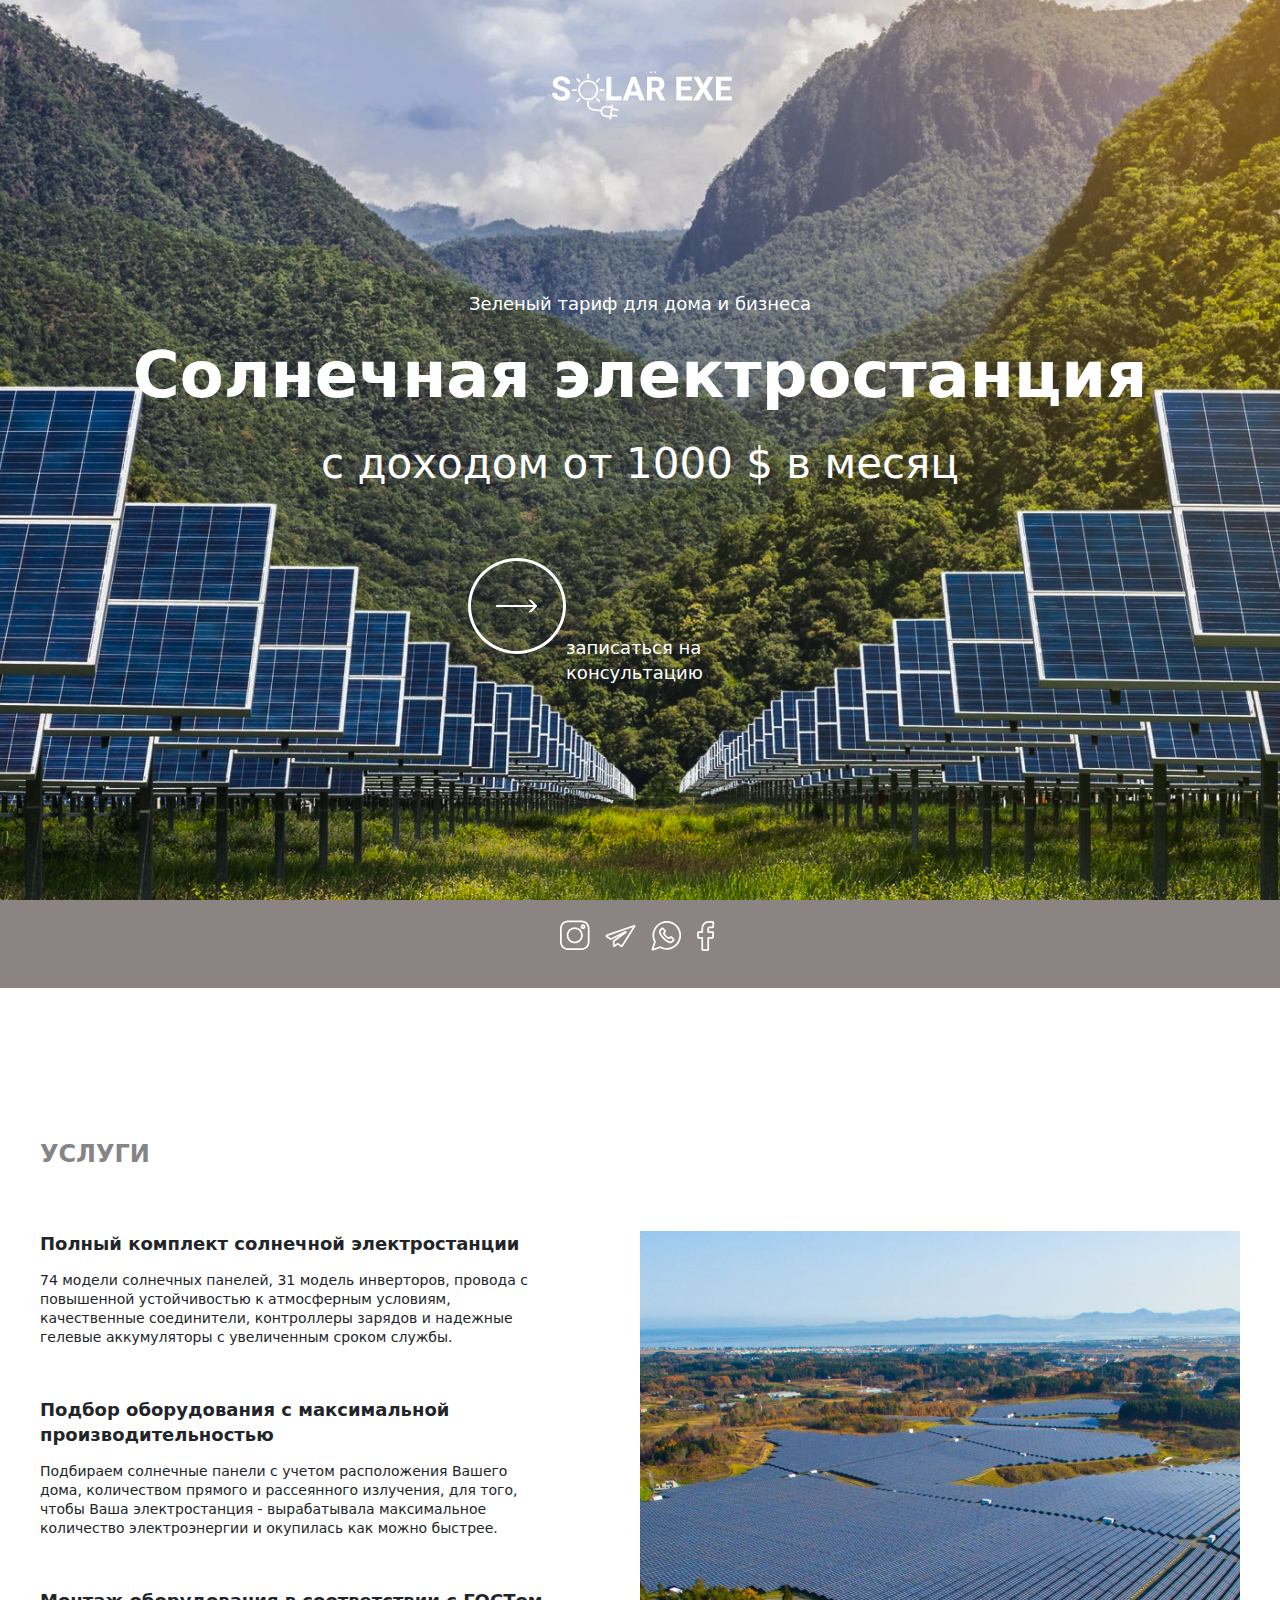
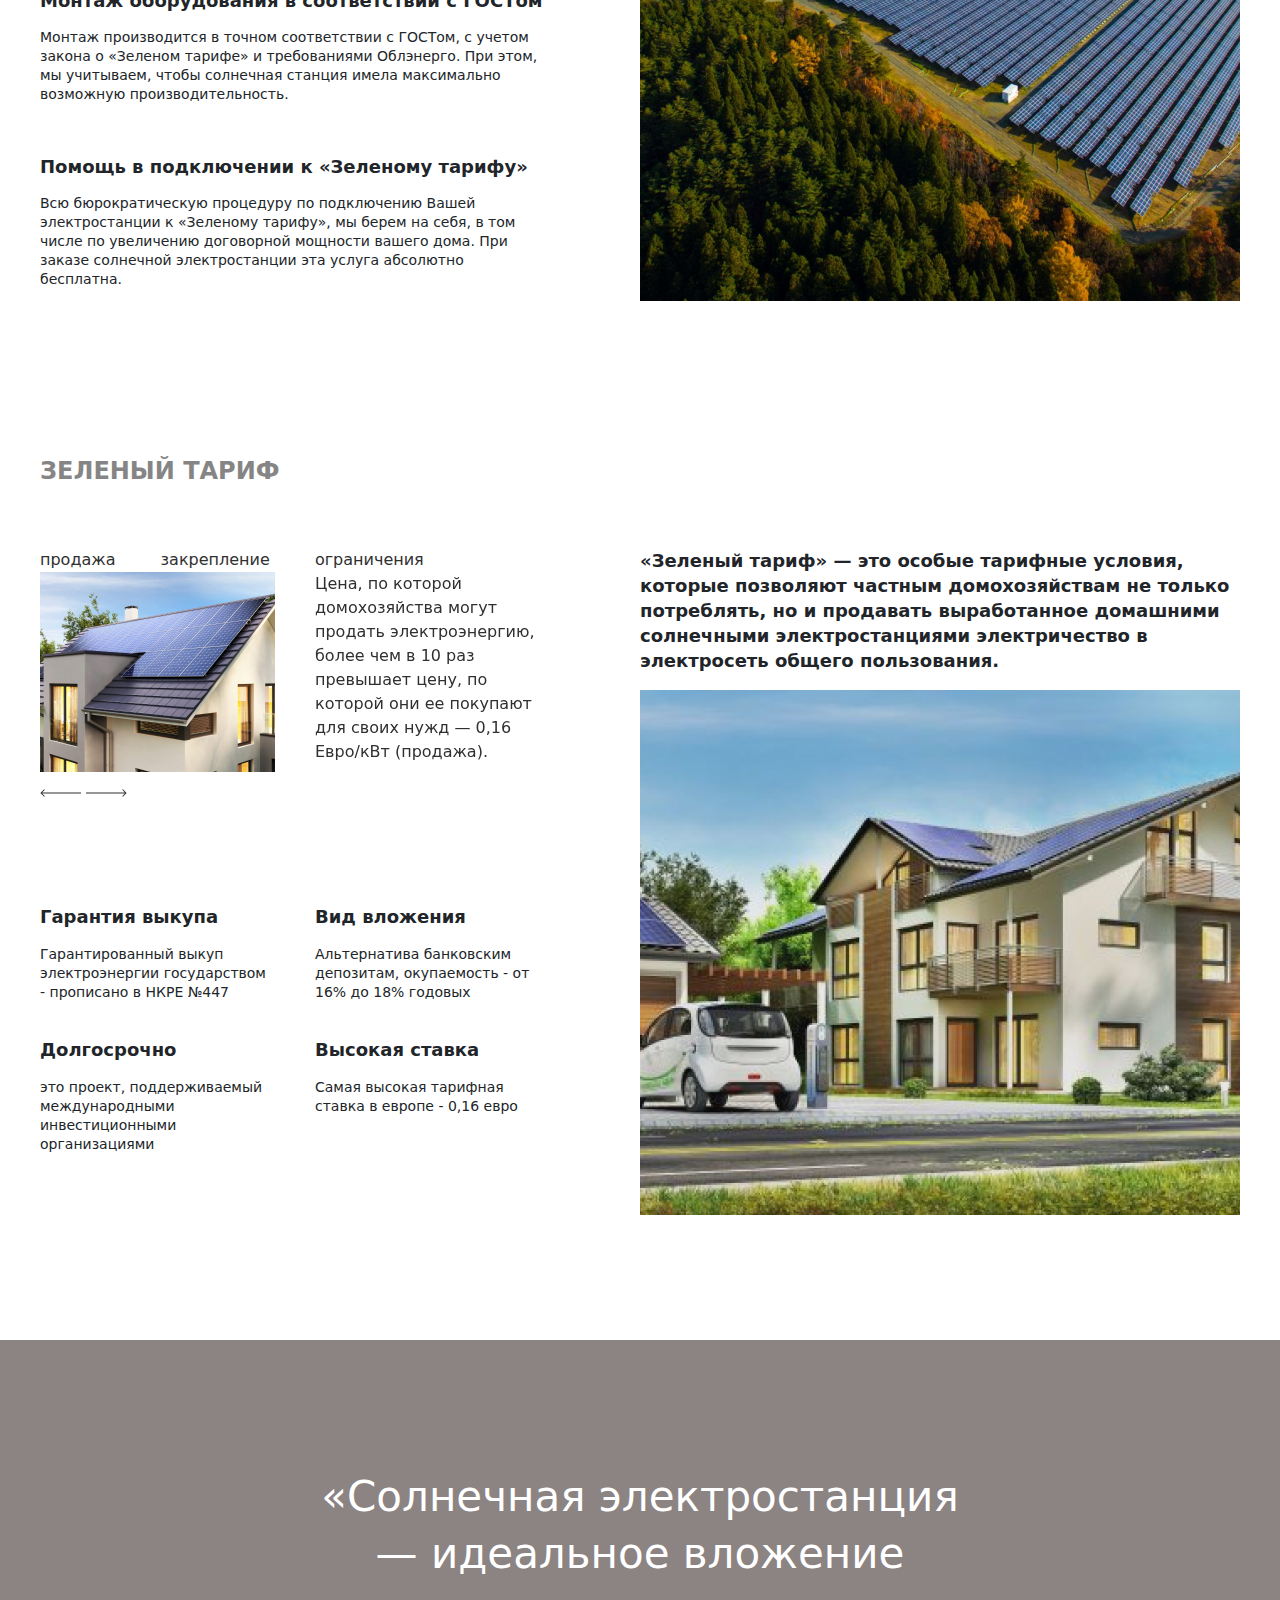
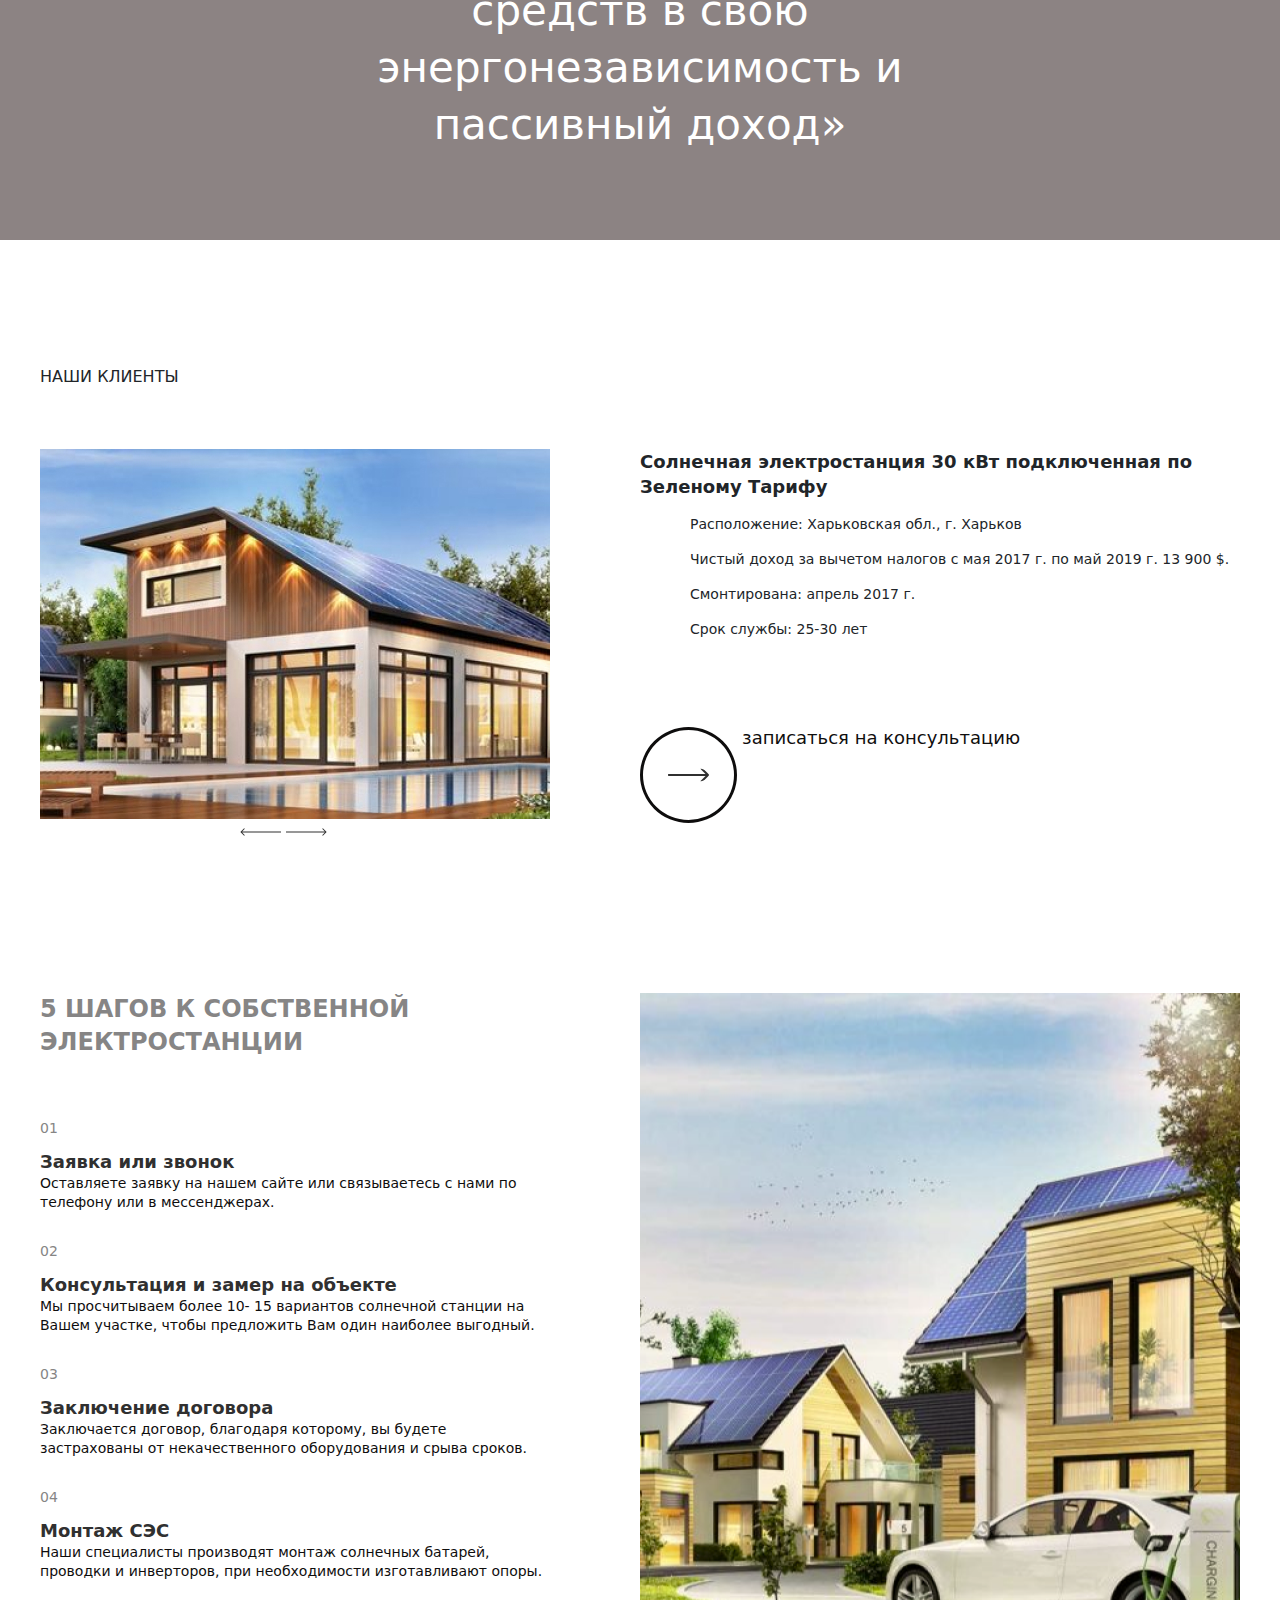
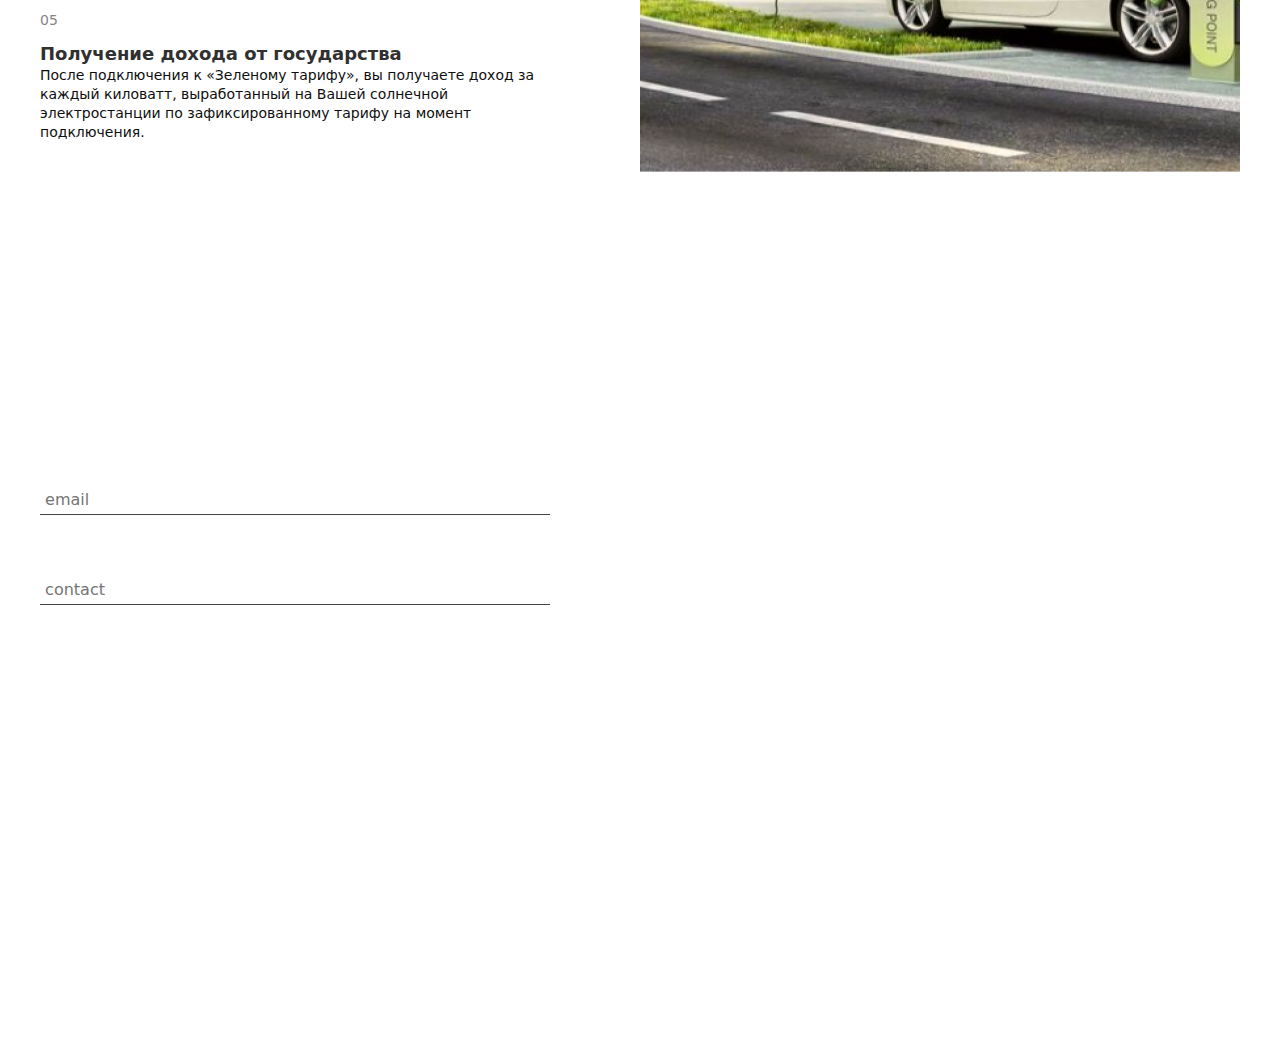
<file: index.html>
<!DOCTYPE html>
<html lang="en">

<head>
    <meta charset="UTF-8">
    <meta name="viewport" content="width=device-width, initial-scale=1.0">
    <link rel="stylesheet" href="css/styles.css">
    <link rel="preconnect" href="https://fonts.googleapis.com">
    <link rel="preconnect" href="https://fonts.gstatic.com" crossorigin>
    <iink href="https://fonts.googleapis.com/css2?family=Noto+Sans:wght@400;700&display=swap" rel="stylesheet">
        <link rel="stylesheet" href="https://cdn.jsdelivr.net/npm/bootstrap@5.3.1/dist/css/bootstrap.min.css">
        <title>Document</title>
</head>

<body>
    <header>

    </header>
    <div class="sectione_one">
        <div class="one_container _container">
            <div class="container_img"><img src="images/лого (1) 1.png" alt="logo"></div>
            <p class="one_title">
                Зеленый тариф для дома и бизнеса
            </p>
            <p class="one_text">Солнечная электростанция</p>
            <p class="one_text2">с доходом от 1000 $ в месяц</p>
            <div class="link">
                <a href="#form"><img class="img_link" src="images/arroww.png" alt=""></a>
                <a class="text_link">записаться на консультацию</a>
            </div>
            <div class="one_social">
                <a target="_blank" href="#" class="social_link"> <img src="images/instagram.svg" alt=""
                        class="social_img"></a>
                <a target="_blank" href="#" class="social_link"> <img src="images/telegram.svg" alt=""
                        class="social_img"></a>
                <a target="_blank" href="#" class="social_link"><img src="images/whatsapp.svg" alt=""
                        class="social_img"></a>
                <a target="_blank" href="#" class="social_link"><img src="images/facebook.svg" alt=""
                        class="social_img"></a>
            </div>
        </div>
    </div>
    <div class="sectione_two">
        <div class="two_container _container">
            <h2 class="two_title">УСЛУГИ</h2>
            <div class="mini_container">
                <div class="container_info">
                    <div class="mini_info1">
                        <p class="mini_info_title">Полный комплект солнечной электростанции
                        </p>
                        <p class="mini_info_text">
                            74 модели солнечных панелей, 31 модель инверторов, провода с повышенной устойчивостью к
                            атмосферным условиям, качественные соединители, контроллеры зарядов и надежные гелевые
                            аккумуляторы с увеличенным сроком службы.
                        </p>
                    </div>
                    <div class="mini_info">
                        <p class="mini_info_title">Подбор оборудования
                            с максимальной производительностью
                        </p>
                        <p class="mini_info_text">Подбираем солнечные панели с учетом расположения Вашего дома,
                            количеством прямого и рассеянного излучения, для того, чтобы Ваша электростанция -
                            вырабатывала максимальное количество электроэнергии и окупилась как можно быстрее.</p>
                    </div>
                    <div class="mini_info">
                        <p class="mini_info_title">Монтаж оборудования в соответствии с ГОСТом
                        </p>
                        <p class="mini_info_text">Монтаж производится в точном соответствии с ГОСТом, с учетом закона о
                            «Зеленом тарифе» и требованиями Облэнерго. При этом, мы учитываем, чтобы солнечная станция
                            имела максимально возможную производительность.</p>
                    </div>
                    <div class="mini_info3">
                        <p class="mini_info_title">Помощь в подключении к «Зеленому тарифу»
                        </p>
                        <p class="mini_info_text">Всю бюрократическую процедуру по подключению Вашей электростанции к
                            «Зеленому тарифу», мы берем на себя, в том числе по увеличению договорной мощности вашего
                            дома. При заказе солнечной электростанции эта услуга абсолютно бесплатна.</p>
                    </div>
                </div>
                <div class="two_img"><img class="img7" src="images/Rectangle 7.jpg" alt="7"></div>
            </div>
        </div>
    </div>
    <div class="sectione_three">
        <div class="three_container _container">
            <p class="three_title">ЗЕЛЕНЫЙ ТАРИФ</p>
            <div class="three_mini_container">
                <div class="mini_container_slaid">
                    <div id="carouselExampleIndicators" class="carousel slide">
                        <a href="#carouselExampleIndicators" data-bs-slide-to="0" class="active" aria-current="true"
                            aria-label="Slide 1">продажа</a>
                        <a class="slide_text1" href="#carouselExampleIndicators" data-bs-slide-to="1"
                            aria-label="Slide 2">закрепление</a>
                        <a class="slide_text2" href="#carouselExampleIndicators" data-bs-slide-to="2"
                            aria-label="Slide 3">ограничения</a>
                        <div class="carousel-inner">
                            <div class="carousel-item active">
                                <div class="item_container">
                                    <img src="images/Rectangle 9.jpg" class="d-block " alt="...">
                                    <p class="d-block2">Цена, по которой домохозяйства могут продать электроэнергию,
                                        более
                                        чем в 10 раз превышает цену, по которой они ее покупают для своих нужд — 0,16
                                        Евро/кВт (продажа).</p>
                                </div>
                            </div>
                            <div class="carousel-item ">
                                <div class="item_container">
                                    <img src="images/Rectangle 11.jpg" class="d-block " alt="...">
                                    <p class="d-block2">Цена, по которой домохозяйства могут продать электроэнергию,
                                        более
                                        чем в 10 раз превышает цену, по которой они ее покупают для своих нужд — 0,16
                                        Евро/кВт (продажа).</p>
                                </div>
                            </div>
                            <div class="carousel-item ">
                                <div class="item_container">
                                    <img src="images/Rectangle 8.jpg" class="d-block " alt="...">
                                    <p class="d-block2">Цена, по которой домохозяйства могут продать электроэнергию,
                                        более
                                        чем в 10 раз превышает цену, по которой они ее покупают для своих нужд — 0,16
                                        Евро/кВт (продажа).</p>
                                </div>
                            </div>
                        </div>
                        <a class="slide_link" href="#carouselExampleIndicators" data-bs-slide="prev"><img
                                src="images/Arrow 4.png" alt=""></a>
                        <a class="slide_link2" href="#carouselExampleIndicators" data-bs-slide="next"><img
                                src="images/Arrow 3 (1).png" alt=""></a>
                    </div>
                    <div class="container_slide2">
                        <div class="slide2_mini1">
                            <p class="mini_slide_title">Гарантия выкупа
                            </p>
                            <p class="mini_slide_text">Гарантированный выкуп электроэнергии государством - прописано в
                                НКРЕ №447 </p>
                        </div>
                        <div class="slide2_mini2">
                            <p class="mini_slide_title">Вид вложения
                            </p>
                            <p class="mini_slide_text">Альтернатива банковским депозитам, окупаемость - от 16% до 18%
                                годовых</p>
                        </div>
                        <div class="slide2_mini3">
                            <p class="mini_slide_title">Долгосрочно
                            </p>
                            <p class="mini_slide_text">это проект, поддерживаемый международными инвестиционными
                                организациями</p>
                        </div>
                        <div class="slide2_mini4">
                            <p class="mini_slide_title">Высокая ставка</p>
                            <p class="mini_slide_text">Самая высокая тарифная ставка в европе - 0,16 евро</p>
                        </div>
                    </div>
                </div>
                <div class="the_mini_container2">
                    <p class="mini_container2_text">«Зеленый тариф» — это особые тарифные условия, которые позволяют
                        частным домохозяйствам не только потреблять, но и продавать выработанное домашними солнечными
                        электростанциями электричество в электросеть общего пользования. </p>
                    <img class="mini_container2_img" src="images/Rectangle 8.jpg" alt="">
                </div>
            </div>
        </div>
    </div>
    <div class="sectione_four">
        <p class="four_text">
            «Солнечная электростанция
            — идеальное вложение средств
            в свою энергонезависимость и
            пассивный доход»
        </p>
    </div>
    <div class="section_five">
        <div class="five_container _container">
            <div class="five_title"> НАШИ КЛИЕНТЫ</div>
            <div class="mini_five_container">
                <div id="carouselExample" class="carousel slide">
                    <div class="carousel-inner">
                        <div class="carousel-item active">
                            <img src="images/Rectangle 11.jpg" class="d-block3 " alt="...">
                        </div>
                        <div class="carousel-item">
                            <img src="images/Rectangle 11.jpg" class="d-block3 " alt="...">
                        </div>
                        <div class="carousel-item">
                            <img src="images/Rectangle 11.jpg
                                " class="d-block3" alt="...">
                        </div>
                    </div>
                    <a class="slide_link3" href="#carouselExample" data-bs-slide="prev"><img src="images/Arrow 4.png"
                            alt=""></a>
                    <a class="slide_link4" href="#carouselExample" data-bs-slide="next"><img
                            src="images/Arrow 3 (1).png" alt=""></a>
                </div>
                <div class="mini_five_info">
                    <p class="five_info_title">
                        Солнечная электростанция 30 кВт подключенная по Зеленому Тарифу
                    </p>
                    <p class="five_info_text">Расположение: Харьковская обл., г. Харьков
                    </p>
                    <p class="five_info_text">Чистый доход за вычетом налогов с мая 2017 г. по май 2019 г. 13 900 $.
                    </p>
                    <p class="five_info_text">Смонтирована: апрель 2017 г.
                    </p>
                    <p class="five_info_text">Срок службы: 25-30 лет
                    </p>
                    <a href="#form"><img class="img_link2" src="images/Arrow 11 (2).png" alt=""></a>
                    <a class="text_link2">записаться на консультацию</a>
                </div>
            </div>

            <script src="https://cdn.jsdelivr.net/npm/bootstrap@5.3.1/dist/js/bootstrap.min.js"
                integrity="sha384-Rx+T1VzGupg4BHQYs2gCW9It+akI2MM/mndMCy36UVfodzcJcF0GGLxZIzObiEfa"
                crossorigin="anonymous"></script>
        </div>
    </div>
    <div class="section_six">
        <div class="six_container _container">
            <div class="six_container_text">
                <div class="title_six">5 ШАГОВ К СОБСТВЕННОЙ ЭЛЕКТРОСТАНЦИИ</div>
                <div class="mini_six_namber">01</div>
                <div class="mini_six_title">Заявка или звонок</div>
                <div class="mini_six_text">Оставляете заявку на нашем сайте или связываетесь с нами по телефону или в
                    мессенджерах.</div>
                <div class="mini_six_namber">02</div>
                <div class="mini_six_title">Консультация и замер на объекте</div>
                <div class="mini_six_text">Мы просчитываем более 10- 15 вариантов солнечной станции на Вашем участке,
                    чтобы предложить Вам один наиболее выгодный.</div>
                <div class="mini_six_namber">03</div>
                <div class="mini_six_title">Заключение договора </div>
                <div class="mini_six_text">Заключается договор, благодаря которому, вы будете застрахованы от
                    некачественного оборудования и срыва сроков.</div>
                <div class="mini_six_namber">04</div>
                <div class="mini_six_title">Монтаж СЭС
                </div>
                <div class="mini_six_text">Наши специалисты производят монтаж солнечных батарей, проводки и инверторов,
                    при необходимости изготавливают опоры.</div>
                <div class="mini_six_namber">05</div>
                <div class="mini_six_title">Получение дохода от государства
                </div>
                <div class="mini_six_text">После подключения к «Зеленому тарифу», вы получаете доход за каждый киловатт,
                    выработанный на Вашей солнечной электростанции по зафиксированному тарифу на момент подключения.
                </div>
            </div>
            <img src="images/Rectangle 12.png" alt="" class="imeges_six">
        </div>
    </div>
    <div class="section_seven">
        <div class="seven_container _container">
            <div class="seven_mini_form">
                <p class="form_title">ОСТАВИТЬ ЗАЯВКУ</p>
                <form id="form" action="#" class="form1">
                    <input class=input type="text" name="username" placeholder=" email">
                    <input class=input type="number" name="username" placeholder=" contact">
                    <button class='button_eleven' type="submit "><img src="images/arroww.png" alt=""></button>
                    <p class="form_text">оставить заявку</p>
                </form>
            </div>
            <div class="seven_mini_contact">
                <p class="contact_titile">КОНТАКТЫ</p>
                <p class="contact_text">Центральный офис: <br>
                    г. Москва, ул,Гоголя 13, 1й этаж
                </p>
                <p class="contact_text">Представительство в Киеве: <br>
                    г. Киев, ул. Є. Коновальця, 103 оф. 410
                </p>
                <p class="contact_text">Представительства в Харькове, Одессе, Ростове, Сочи, Белгороде</p>
                <p class="contact_text">+7 987 654-54-56 <br>
                    +38 067 504-32-57
                </p>
                <p class="contact_text">Ежедневно 08:00 - 20:00</p>
            </div>

        </div>
        <div class="footer2 _container">
            <a target="_blank"
                href="https://www.google.com/search?q=%D0%BF%D0%BE%D0%BB%D0%B8%D1%82%D0%B8%D0%BA%D0%B0+%D0%BA%D0%BE%D0%BD%D1%84%D0%B8%D0%B4%D0%B5%D0%BD%D1%86%D0%B8%D0%B0%D0%BB%D1%8C%D0%BD%D0%BE%D1%81%D1%82%D0%B8&oq=%D0%BF%D0%BE%D0%BB%D0%B8%D0%B8%D0%BA%D0%B0+%D0%BA%D0%BE%D0%BD%D1%84%D0%BA&aqs=chrome.1.69i57j0i13i512l9.9808j1j15&sourceid=chrome&ie=UTF-8"
                class="footer_text">Политика конфиденциальности</a>
            <img src="images/лого (1) 1.png" alt="logo">
            <div class="one_sociali">
                <a target="_blank" href="#" class="social_link1"> <img src="images/instagram.svg" alt=""
                        class="social_img"></a>
                <a target="_blank" href="#" class="social_link1"> <img src="images/telegram.svg" alt=""
                        class="social_img"></a>
                <a target="_blank" href="#" class="social_link1"><img src="images/whatsapp.svg" alt=""
                        class="social_img"></a>
                <a target="_blank" href="#" class="social_link1"><img src="images/facebook.svg" alt=""
                        class="social_img"></a>
            </div>
        </div>
</body>
</d iv>

</html>
</file>
<file: css/styles.css>
*,
*::before,
*::after {
    padding: 0;
    margin: 0;
    border: 0;
    box-sizing: border-box;
}

a {
    text-decoration: none;
}

ul,
ol,
li {
    list-style: none;
}

img {
    vertical-align: top;
}

h1,
h2,
h3,
h4,
h5,
h6 {
    font-weight: inherit;
    font-size: inherit;
}

body {
    font-family: 'Noto Sans', sans-serif;

}

._container {
    max-width: 1230px;
    margin: 0 auto;
    padding: 0px 15px;
}



/* sectione one-------------------------------------------------------------------*/

.sectione_one {
    background-image: url(../images/фон.jpg);
    background-position: center center;
    background-repeat: no-repeat;
    background-attachment: fixed;
    background-size: cover;
    background-color: #8c8383;
}

.container_img {
    padding: 70px 0px 0px 0px;
    width: 179px;
    margin: 0 auto;
}

.one_title {
    font-size: 18px;
    font-weight: 400;
    line-height: 25px;
    letter-spacing: 0em;
    text-align: center;
    color: white;
    margin-top: 170px;
}

.one_text {
    color: white;
    font-size: 64px;
    font-weight: 700;
    line-height: 87px;
    letter-spacing: 0em;
    text-align: center;

}

.one_text2 {
    color: white;
    font-size: 42px;
    font-weight: 400;
    line-height: 57px;
    letter-spacing: 0em;
    text-align: center;
}

.text_link {
    color: white;
    text-align: center;
    padding-top: 20px;
    position: absolute;
    top: 107px;
    text-decoration: none;
    font-size: 18px;
    font-weight: 400;
    line-height: 25px;
    letter-spacing: 0em;
    text-align: left;

}

.link {
    padding-top: 50px;
    width: 344px;
    margin: 0 auto;
    position: relative;
    margin-bottom: 266px;

}



.one_social {
    width: 166px;
    margin: 0 auto;
    padding-bottom: 37px;

}

.social_img {
    margin: 0px 7px 0px 3px;
}

.img_link {
    padding: 37px 25px 37px 25px;
    border: solid 3px white;
    border-radius: 50%;
}

.img_link:hover {
    background-color: rgba(169, 163, 42, 0.5);
    transition: 1s;

}

@media (max-width:590px) {
    .one_text {
        font-size: 45px;
        line-height: 50px;
        margin: 10px 0px;
    }

    .container_img {
        padding: 30px 0px;
    }

    .one_title {
        margin-top: 100px;
    }

    .link {
        margin-bottom: 200px;
    }
}

/* sectione two-------------------------------------------------------------------*/
.sectione_two {
    margin-top: 150px;
}



.two_title {
    font-size: 24px;
    font-weight: 700;
    line-height: 33px;
    letter-spacing: 0em;
    text-align: left;
    color: rgba(134, 133, 133, 1);
}

.mini_container {
    display: flex;
    margin-top: 60px;
    justify-content: space-between;
}

.container_info {
    flex-direction: column;
    max-width: 510px;
}

.mini_info1 {
    margin-bottom: 50px;
}

.mini_info {
    margin: 50px 0px 50px 0px;
}

.mini_info3 {
    margin-top: 50px;
}

.mini_info_title {
    margin-bottom: 15px;
    font-size: 18px;
    font-weight: 700;
    line-height: 25px;
    letter-spacing: 0em;
    text-align: left;
}

.mini_info_text {
    font-size: 14px;
    font-weight: 400;
    line-height: 19px;
    letter-spacing: 0em;
    text-align: left;
}

.img7 {
    width: 100%;
    height: auto;
}


@media(max-width:1055px) {
    .mini_container {
        flex-direction: column;
    }

    .two_img {
        margin: 0 auto;
        margin-top: 20px;
    }

    .container_info {
        margin: 0 auto;
    }
}

@media(max-width:630px) {
    .img7 {
        width: 100%;
        height: auto;
    }

    .sectione_two {
        margin-top: 100px;
    }
}

/* sectione three-------------------------------------------------------------------*/
.sectione_three {
    margin-top: 150px;
}

.d-block {
    width: 235px;
    height: 200px;
}

.three_title {
    font-size: 24px;
    font-weight: 700;
    line-height: 33px;
    letter-spacing: 0em;
    text-align: left;
    color: rgba(134, 133, 133, 1);
    margin-bottom: 60px;
}

.three_mini_container {
    display: flex;

}

.the_mini_container2 {
    max-width: 600px;
    margin-left: 90px;
}

.mini_container2_text {
    font-size: 18px;
    font-weight: 700;
    line-height: 25px;
    letter-spacing: 0em;
    text-align: left;
    margin-bottom: 17px;
}

.mini_container2_img {
    width: 100%;
    height: auto;
}

.container_slide2 {
    flex-wrap: wrap;
    display: flex;
    margin-top: 100px;
}

.slide2_mini1 {
    max-width: 235px;
    margin-right: 40px;
    margin-bottom: 19px;
}

.slide2_mini2 {
    max-width: 235px;
    margin-bottom: 19px;
}

.slide2_mini3 {
    max-width: 235px;
    margin-right: 40px;
}

.slide2_mini4 {
    max-width: 235px;
}


.mini_slide_title {

    font-size: 18px;
    font-weight: 700;
    line-height: 25px;
    letter-spacing: 0em;
    text-align: left;

}

.mini_slide_text {
    font-size: 14px;
    font-weight: 400;
    line-height: 19px;
    letter-spacing: 0em;
    text-align: left;

}



.d-block2 {
    max-width: 235px;
}

.item_container {
    display: flex;
    justify-content: space-between;
}

.slide_text1 {
    margin-bottom: 125px;
}

.active {
    color: rgba(48, 48, 48, 1);
    margin-right: 40px;
    text-decoration: none;
    transition: color .3s ease-in-out, box-shadow .3s ease-in-out;
}

.active:hover {
    color: #0f0e0e;
    box-shadow: inset 200px 0 0 0 #54b3d6;
    ;
}

.slide_text1 {
    color: rgba(48, 48, 48, 1);
    margin-right: 40px;
    text-decoration: none;
    transition: color .4s ease-in-out, box-shadow .3s ease-in-out;
}

.slide_text1:hover {
    color: #fff;
    box-shadow: inset 200px 0 0 0 #54b3d6;
    ;
}


.slide_text2 {
    color: rgba(48, 48, 48, 1);
    text-decoration: none;
    transition: color .3s ease-in-out, box-shadow .3s ease-in-out;
}

.slide_text2:hover {
    color: #fff;
    box-shadow: inset 200px 0 0 0 #54b3d6;
    ;
}



.slide_text3:hover {
    color: #fff;
    box-shadow: inset 200px 0 0 0 #54b3d6;
    ;
}

@media(max-width:1208px) {
    .item_container {
        flex-wrap: wrap;
    }

}

@media(max-width:640px) {
    .three_mini_container {
        flex-wrap: wrap;

    }

    .the_mini_container2 {
        margin: 0 auto;
    }
}

@media(max-width:498px) {
    .item_container {
        margin: 0 auto;
        width: 230px;
    }
}

/* sectione four-------------------------------------------------------------------*/
.sectione_four {
    height: 500px;
    margin: 125px 0px;
    background-image: url(../images/Rectangle\ 10.jpg);
    background-position: center center;
    background-repeat: no-repeat;
    background-attachment: fixed;
    background-size: cover;
    background-color: #8c8383;
}

.four_text {
    max-width: 673px;
    font-size: 42px;
    font-weight: 400;
    line-height: 57px;
    letter-spacing: 0em;
    text-align: center;
    margin: 0 auto;
    color: rgba(255, 255, 255, 1);
    padding-top: 128px;
}

@media(max-width:426px) {
    .four_text {
        font-size: 26px;
    }
}

/* sectione five-------------------------------------------------------------------*/
.mini_five_container {
    display: flex;
    justify-content: space-between;
}



.mini_five_info {
    max-width: 600px
}

.mini_five_container {
    margin-top: 60px;
}

.d-block3 {
    max-width: 100%;
    height: auto;
}

.carousel {
    max-width: 510px;

}

.slide_link3 {
    margin-left: 200px;
}

.five_info_title {

    font-size: 18px;
    font-weight: 700;
    line-height: 25px;
    letter-spacing: 0em;
    text-align: left;

}

.five_info_text {
    margin-left: 50px;
    font-size: 14px;
    font-weight: 400;
    line-height: 19px;
    letter-spacing: 0em;
    text-align: left;

}

.img_link2 {
    padding: 37px 25px 37px 25px;
    border: solid 3px rgb(14, 13, 13);
    border-radius: 50%;
    margin-top: 72px;
}

.img_link2:hover {
    background-color: rgba(169, 163, 42, 0.5);
    transition: 1s;

}

.text_link2 {
    color: #0f0e0e;
    font-size: 18px;
    font-weight: 400;
    line-height: 25px;
    letter-spacing: 0em;
    text-align: left;
    text-decoration: none;

}

@media (max-width:1165px) {
    .mini_five_container {
        flex-wrap: wrap;
    }

    .carousel {
        margin: 0 auto;
    }

    .mini_five_info {
        margin: 0 auto;
    }
}

/* sectione six-------------------------------------------------------------------*/
.six_container {
    margin-top: 150px;
    display: flex;

}

.section_six {
    margin-bottom: 150px;
}

.title_six {

    font-size: 24px;
    font-weight: 700;
    line-height: 33px;
    letter-spacing: 0em;
    text-align: left;
    color: rgba(134, 133, 133, 1);
    margin-bottom: 60px;
}

.mini_six_namber {
    color: rgba(134, 133, 133, 1);
    font-size: 14px;
    font-weight: 400;
    line-height: 19px;
    letter-spacing: 0em;
    text-align: left;
    margin-bottom: 11px;
}

.mini_six_title {
    color: rgba(48, 48, 48, 1);
    font-size: 18px;
    font-weight: 700;
    line-height: 25px;
    letter-spacing: 0em;
    text-align: left;

}

.mini_six_text {
    color: #0f0e0e;
    font-size: 14px;
    font-weight: 400;
    line-height: 19px;
    letter-spacing: 0em;
    text-align: left;
    margin-bottom: 30px;
}

.imeges_six {
    width: 100%;
    height: auto;
}

.six_container_text {
    margin-right: 90px;
}

@media(max-width:1080px) {
    .six_container {
        flex-wrap: wrap;
    }
}

/* sectione seven-------------------------------------------------------------------*/
.section_seven {

    background-image: url(../images/Rectangle\ 13.png);
    background-position: center center;
    background-repeat: no-repeat;
    background-attachment: fixed;
    background-size: cover;
    z-index: -1;
}

.form_title {

    font-size: 24px;
    font-weight: 700;
    line-height: 33px;
    letter-spacing: 0em;
    text-align: left;
    color: white;
    margin: 0px 0px 60px 0px;
    padding-top: 70px;
}

.seven_container {
    display: flex;
    justify-content: space-between;
}

.form1 {
    height: 300pxx;
}

.input {
    width: 510px;
    height: 30px;
    /* Делает само поле ввода прозрачным */
    background: transparent;
    /* Убираем рамки вокруг поля ввода */
    border: none;
    /* Добавим нижнюю черту для красоты */
    border-bottom: 1px solid #444;
    color: white;
    margin-bottom: 60px;
}

.button_eleven {
    background: transparent;
    padding: 37px 25px 37px 25px;
    border: solid 3px white;
    border-radius: 50%;
}

.button_eleven:hover {
    background-color: rgba(169, 163, 42, 0.5);
    transition: 1s;

}

.form1 {
    max-width: 510px;
}

.contact_titile {
    padding-top: 70px;
    color: white;
    font-size: 24px;
    font-weight: 700;
    line-height: 33px;
    letter-spacing: 0em;
    text-align: left;

}

.contact_text {
    color: white;
    margin-bottom: 30px;
    font-size: 18px;
    font-weight: 400;
    line-height: 25px;
    letter-spacing: 0em;
    text-align: left;

}

.form_text {
    color: white;
    font-size: 18px;
    font-weight: 400;
    line-height: 25px;
    letter-spacing: 0em;
    text-align: left;

}

.footer2 {
    display: flex;
    justify-content: space-between;
    margin-top: 150px;
    padding-bottom: 50px;
}

.footer_text {
    color: white;
    font-size: 14px;
    font-weight: 400;
    line-height: 16px;
    letter-spacing: 0em;
    text-align: left;
    text-decoration: none;
}

@media(max-width:840px) {
    .seven_container {
        flex-wrap: wrap;

    }
}

@media(max-width:670px) {
    .footer2 {
        flex-wrap: wrap;
    }

    .input {
        width: 300px;
    }
}
</file>
